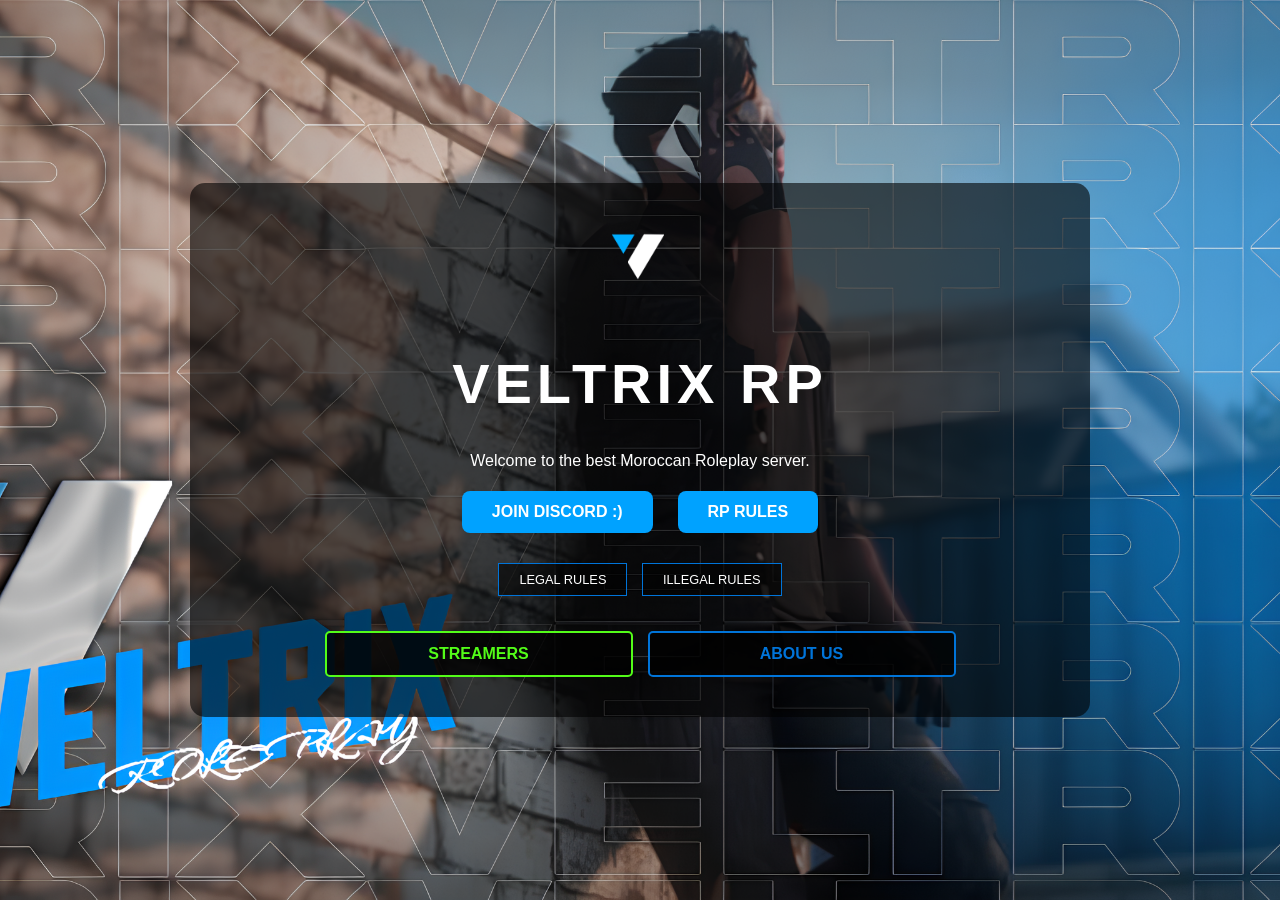
<file: index.html>
<!DOCTYPE html>
<html lang="fr">

<head>
    <meta name="viewport" content="width=device-width, initial-scale=1.0">
    <meta name="viewport" content="width=device-width, initial-scale=1.0">
    <meta charset="UTF-8">
    <meta name="viewport" content="width=device-width, initial-scale=1.0">

    <title>VELTRIX RP</title>

    <link rel="stylesheet" href="style.css">
</head>

<body>

<div class="header">
    <img src="assets/images/logo.png" class="logo">
    <h1>VELTRIX RP</h1>
    <p>Welcome to the best Moroccan Roleplay server.</p>
    
    <!-- Buttons Group 1 -->
    <div class="main-buttons">
        <a href="https://discord.gg/8ME7FpsrKQ" class="btn-discord">JOIN DISCORD :)</a>
        <a href="rules.html" class="btn-rules">RP RULES</a>
    </div>
    
    <!-- Buttons Group 2 -->
    <div class="secondary-buttons">
        <a href="legal.html" class="btn-sub">LEGAL RULES</a>
        <a href="illegal.html" class="btn-sub">ILLEGAL RULES</a>
    </div>

    <!-- Streamers & About Us -->
    <div class="extra-buttons">
        <a href="streamers.html" class="btn-streamer">STREAMERS</a>
        <a href="about.html" class="btn-about">ABOUT US</a>
    </div>
</div>

    <script src="script.js"></script>

</body>

</html>
</file>
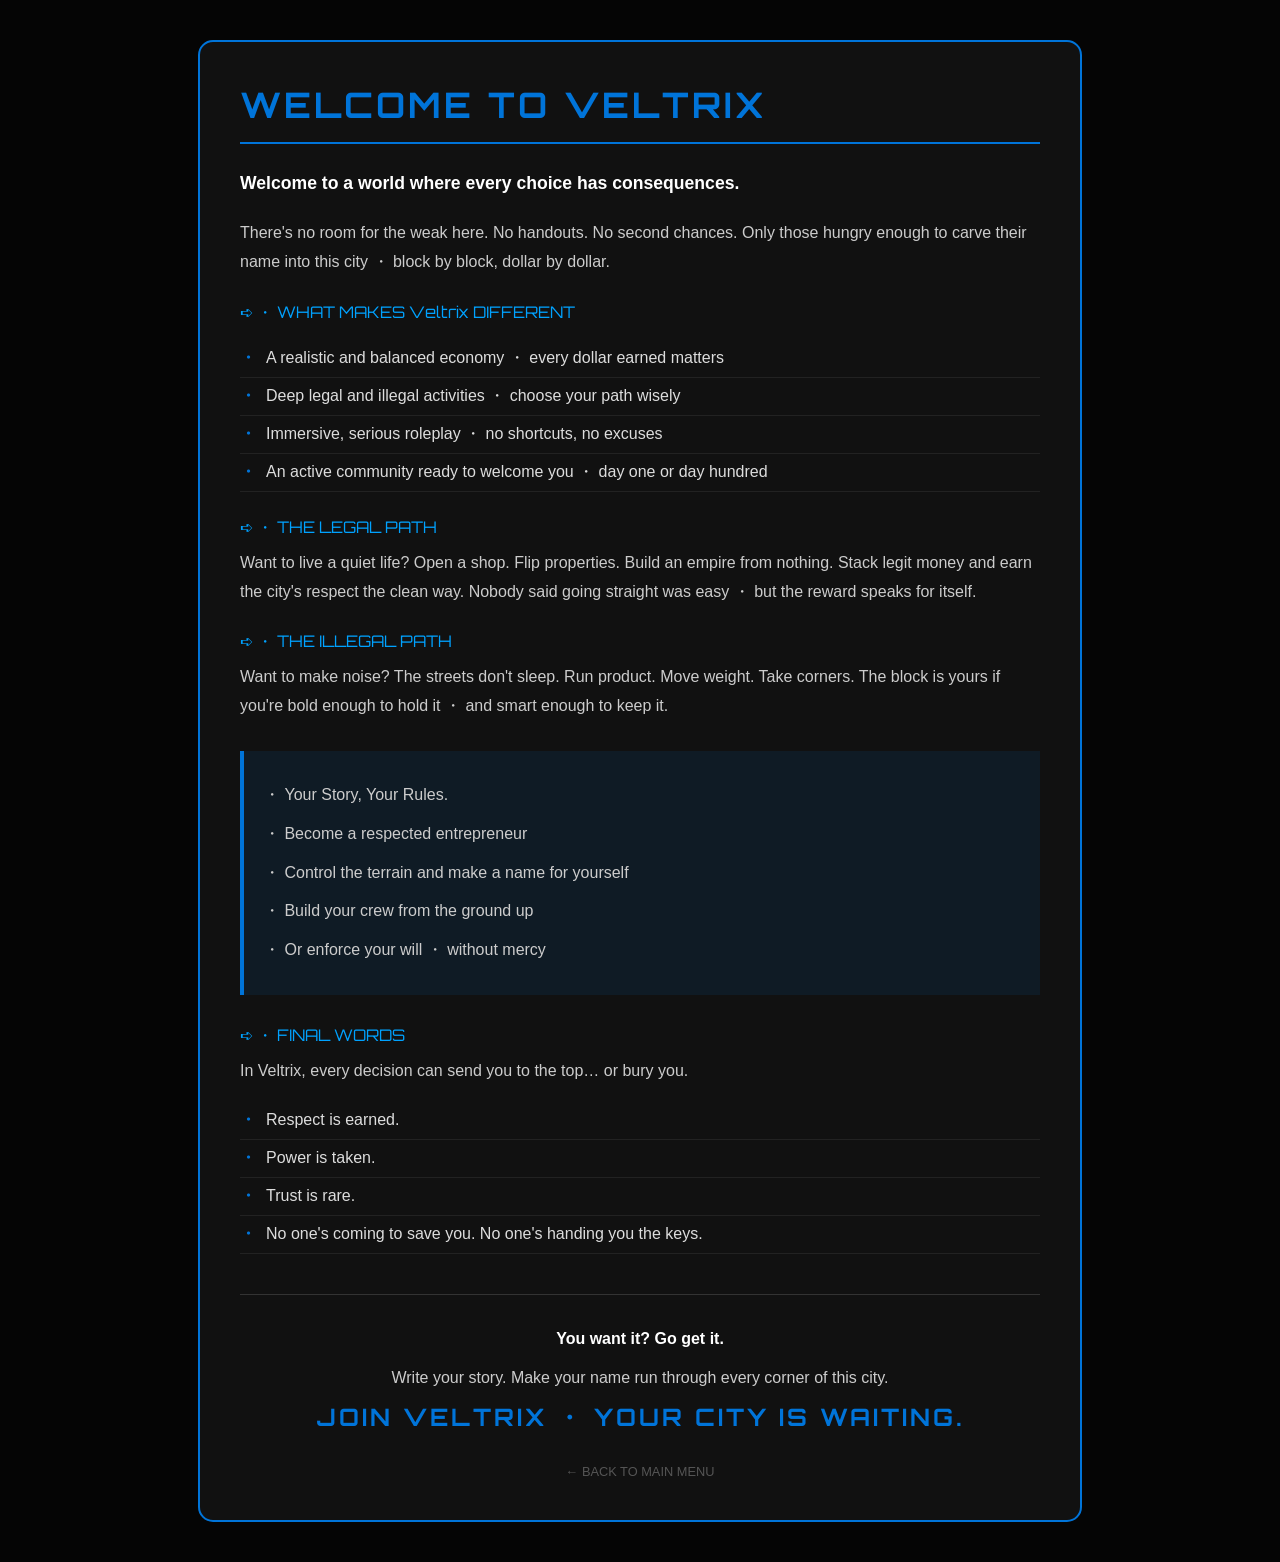
<file: about.html>
<!DOCTYPE html>
<html lang="en">
<head>
    <meta name="viewport" content="width=device-width, initial-scale=1.0">
    <meta charset="UTF-8">
    <title>About Veltrix RP</title>
    <style>
        /* Import l-font d l-gaming */
        @import url('https://fonts.googleapis.com/css2?family=Orbitron:wght@400;700&display=swap');

        body {
            background-color: #050505;
            color: white;
            font-family: 'Segoe UI', sans-serif;
            margin: 0;
            padding: 40px 20px;
            display: flex;
            justify-content: center;
        }

        .about-container {
            background: #111;
            border: 2px solid #0074d9; /* Theme zr9 nqi */
            border-radius: 15px;
            padding: 40px;
            max-width: 800px;
            width: 100%;
            box-shadow: none; /* Zero glow */
        }

        h1, h2 {
            font-family: 'Orbitron', sans-serif;
            color: #0074d9; /* Title zr9 */
            text-transform: uppercase;
            letter-spacing: 3px;
            text-shadow: none !important;
            margin-top: 30px;
        }

        h1 { font-size: 2.2rem; border-bottom: 2px solid #0074d9; padding-bottom: 15px; margin-top: 0; }
        
        .intro-text {
            font-size: 1.1rem;
            color: #fff;
            margin: 20px 0;
            font-weight: bold;
        }

        .section-title {
            display: flex;
            align-items: center;
            gap: 10px;
            color: #00a2ff;
            font-family: 'Orbitron', sans-serif;
            margin: 25px 0 10px 0;
        }

        p {
            line-height: 1.8;
            color: #ccc;
            margin: 10px 0;
        }

        ul {
            list-style: none;
            padding-left: 0;
        }

        li {
            padding: 8px 0;
            border-bottom: 1px solid #222;
            color: #ddd;
        }

        li::before {
            content: "・";
            color: #0074d9;
            margin-right: 10px;
            font-weight: bold;
        }

        .highlight-box {
            background: rgba(0, 116, 217, 0.1);
            padding: 20px;
            border-left: 4px solid #0074d9;
            margin: 30px 0;
        }

        .footer-call {
            text-align: center;
            margin-top: 40px;
            padding-top: 20px;
            border-top: 1px solid #333;
        }

        .back-btn {
            display: inline-block;
            margin-top: 20px;
            color: #555;
            text-decoration: none;
            font-size: 0.8rem;
            text-transform: uppercase;
            transition: 0.3s;
        }
        .back-btn:hover { color: #0074d9; }

    </style>
</head>
<body>

    <div class="about-container">
        <h1>WELCOME TO Veltrix</h1>
        
        <p class="intro-text">Welcome to a world where every choice has consequences.</p>
        
        <p>There's no room for the weak here. No handouts. No second chances. Only those hungry enough to carve their name into this city ・ block by block, dollar by dollar.</p>

        <div class="section-title">➪ ・ WHAT MAKES Veltrix DIFFERENT</div>
        <ul>
            <li>A realistic and balanced economy ・ every dollar earned matters</li>
            <li>Deep legal and illegal activities ・ choose your path wisely</li>
            <li>Immersive, serious roleplay ・ no shortcuts, no excuses</li>
            <li>An active community ready to welcome you ・ day one or day hundred</li>
        </ul>

        <div class="section-title">➪ ・ THE LEGAL PATH</div>
        <p>Want to live a quiet life? Open a shop. Flip properties. Build an empire from nothing. Stack legit money and earn the city's respect the clean way. Nobody said going straight was easy ・ but the reward speaks for itself.</p>

        <div class="section-title">➪ ・ THE ILLEGAL PATH</div>
        <p>Want to make noise? The streets don't sleep. Run product. Move weight. Take corners. The block is yours if you're bold enough to hold it ・ and smart enough to keep it.</p>

        <div class="highlight-box">
            <p>・ Your Story, Your Rules.</p>
            <p>・ Become a respected entrepreneur</p>
            <p>・ Control the terrain and make a name for yourself</p>
            <p>・ Build your crew from the ground up</p>
            <p>・ Or enforce your will ・ without mercy</p>
        </div>

        <div class="section-title">➪ ・ FINAL WORDS</div>
        <p>In Veltrix, every decision can send you to the top… or bury you.</p>
        <ul>
            <li>Respect is earned.</li>
            <li>Power is taken.</li>
            <li>Trust is rare.</li>
            <li>No one's coming to save you. No one's handing you the keys.</li>
        </ul>

        <div class="footer-call">
            <p style="font-weight: bold; color: white;">You want it? Go get it.</p>
            <p>Write your story. Make your name run through every corner of this city.</p>
            <h2 style="margin: 10px 0;">Join Veltrix ・ your city is waiting.</h2>
            <a href="index.html" class="back-btn">← Back to Main Menu</a>
        </div>
    </div>

</body>
</html>
</file>
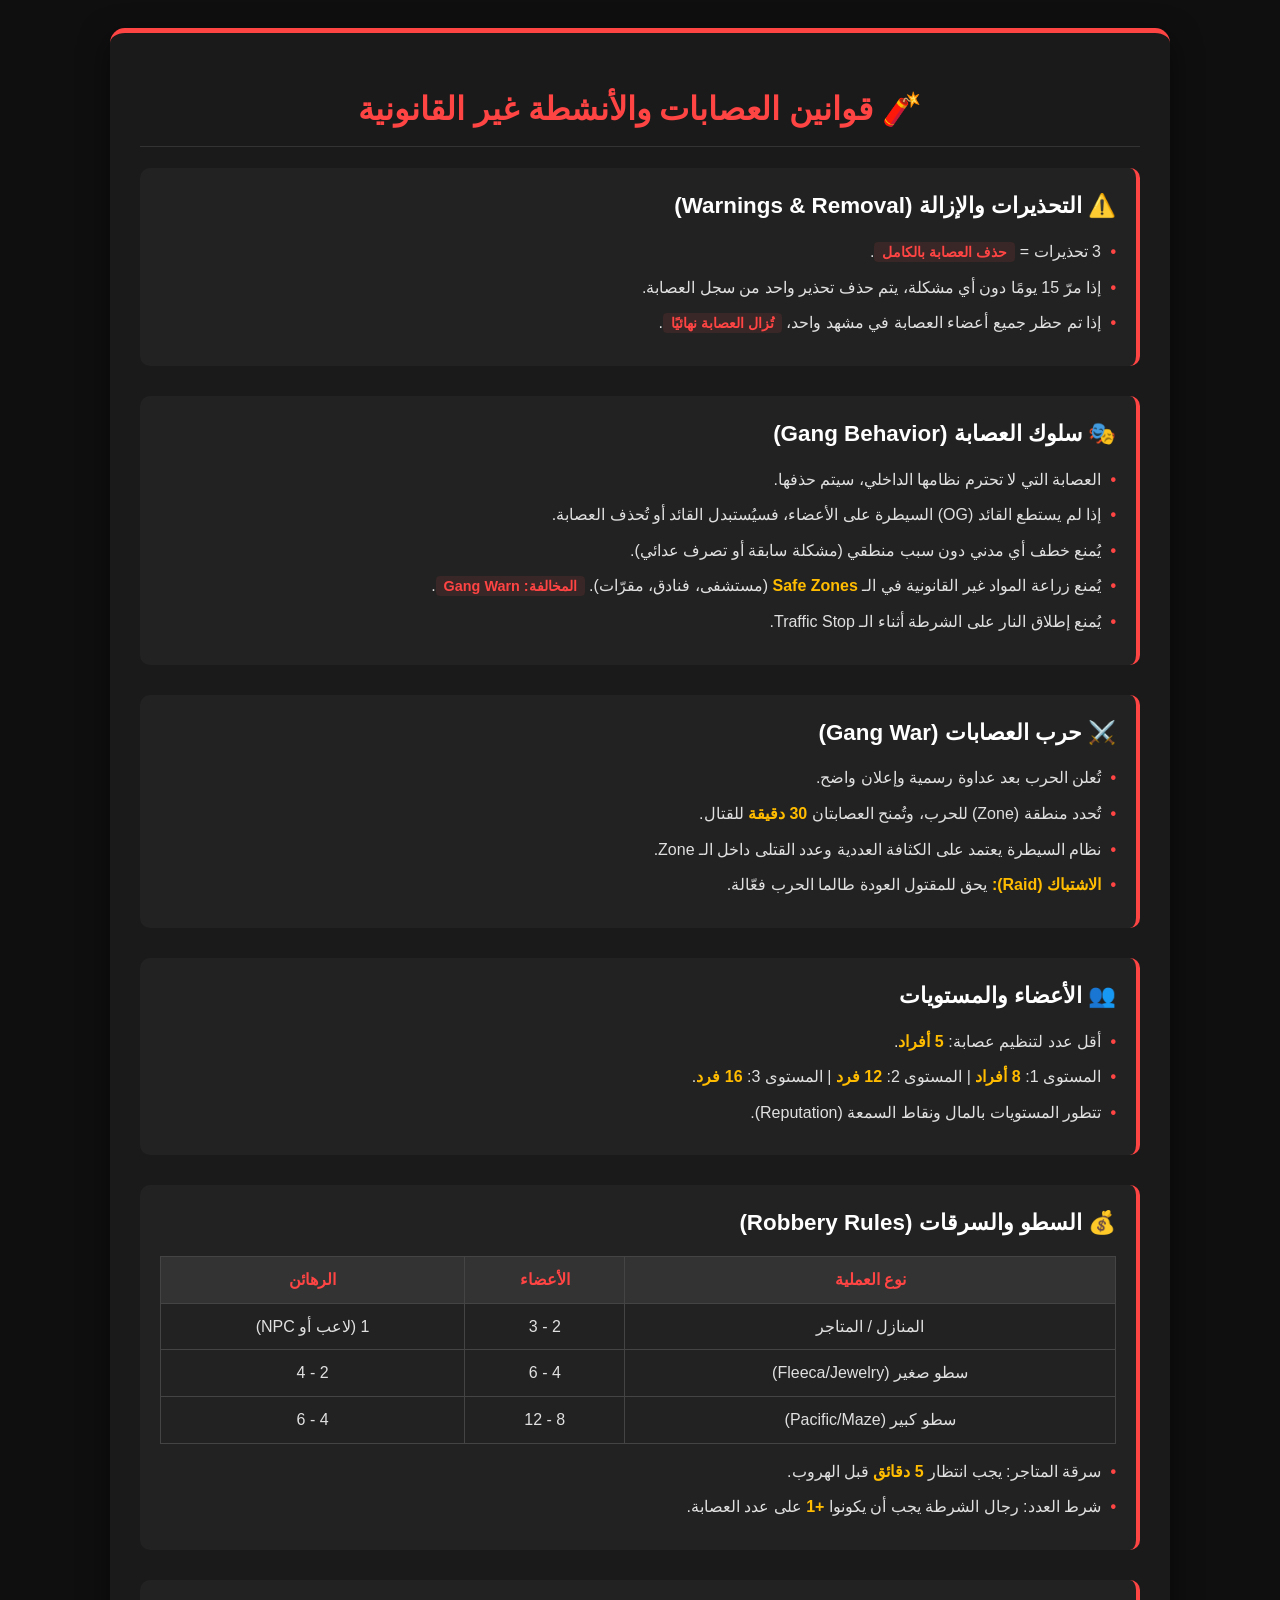
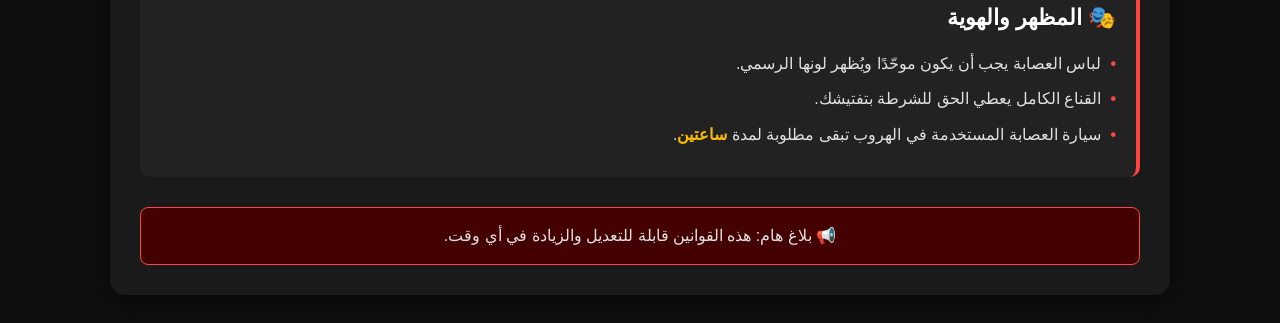
<file: illegal.html>
<!DOCTYPE html>
<html lang="ar" dir="rtl">
<head>
    <meta name="viewport" content="width=device-width, initial-scale=1.0">
    <meta charset="UTF-8">
    <title>Veltrix RP - Gang & Illegal Rules</title>
    <style>
        body { background-color: #0f0f0f; color: #e0e0e0; font-family: 'Segoe UI', Arial, sans-serif; line-height: 1.6; padding: 20px; }
        .container { max-width: 1000px; margin: auto; background: #1a1a1a; padding: 30px; border-radius: 15px; border-top: 5px solid #ff4444; box-shadow: 0 10px 30px rgba(0,0,0,0.5); }
        h1, h2 { color: #ff4444; text-align: center; text-transform: uppercase; border-bottom: 1px solid #333; padding-bottom: 10px; }
        .section { margin-bottom: 30px; background: #222; padding: 20px; border-radius: 10px; border-right: 4px solid #ff4444; }
        .section-title { font-size: 1.4rem; font-weight: bold; margin-bottom: 15px; display: block; color: #fff; }
        .rule-item { margin-bottom: 10px; padding-right: 15px; position: relative; }
        .rule-item::before { content: "•"; color: #ff4444; position: absolute; right: 0; font-weight: bold; }
        .highlight { color: #ffbc00; font-weight: bold; }
        .punishment { color: #ff4444; font-weight: bold; background: rgba(255, 68, 68, 0.1); padding: 2px 8px; border-radius: 4px; font-size: 0.9rem; }
        .table-robbery { width: 100%; border-collapse: collapse; margin-top: 10px; }
        .table-robbery th, .table-robbery td { border: 1px solid #444; padding: 10px; text-align: center; }
        .table-robbery th { background: #333; color: #ff4444; }
        .important-note { background: #440000; border: 1px solid #ff4444; padding: 15px; border-radius: 8px; text-align: center; margin-top: 20px; }
    </style>
</head>
<body>
    <div class="container">
        <h1>🧨 قوانين العصابات والأنشطة غير القانونية</h1>

        <!-- Warnings & Removal -->
        <div class="section">
            <span class="section-title">⚠️ التحذيرات والإزالة (Warnings & Removal)</span>
            <div class="rule-item">3 تحذيرات = <span class="punishment">حذف العصابة بالكامل</span>.</div>
            <div class="rule-item">إذا مرّ 15 يومًا دون أي مشكلة، يتم حذف تحذير واحد من سجل العصابة.</div>
            <div class="rule-item">إذا تم حظر جميع أعضاء العصابة في مشهد واحد، <span class="punishment">تُزال العصابة نهائيًا</span>.</div>
        </div>

        <!-- Gang Behavior -->
        <div class="section">
            <span class="section-title">🎭 سلوك العصابة (Gang Behavior)</span>
            <div class="rule-item">العصابة التي لا تحترم نظامها الداخلي، سيتم حذفها.</div>
            <div class="rule-item">إذا لم يستطع القائد (OG) السيطرة على الأعضاء، فسيُستبدل القائد أو تُحذف العصابة.</div>
            <div class="rule-item">يُمنع خطف أي مدني دون سبب منطقي (مشكلة سابقة أو تصرف عدائي).</div>
            <div class="rule-item">يُمنع زراعة المواد غير القانونية في الـ <span class="highlight">Safe Zones</span> (مستشفى، فنادق، مقرّات). <span class="punishment">المخالفة: Gang Warn</span>.</div>
            <div class="rule-item">يُمنع إطلاق النار على الشرطة أثناء الـ Traffic Stop.</div>
        </div>

        <!-- Gang War -->
        <div class="section">
            <span class="section-title">⚔️ حرب العصابات (Gang War)</span>
            <div class="rule-item">تُعلن الحرب بعد عداوة رسمية وإعلان واضح.</div>
            <div class="rule-item">تُحدد منطقة (Zone) للحرب، وتُمنح العصابتان <span class="highlight">30 دقيقة</span> للقتال.</div>
            <div class="rule-item">نظام السيطرة يعتمد على الكثافة العددية وعدد القتلى داخل الـ Zone.</div>
            <div class="rule-item"><span class="highlight">الاشتباك (Raid):</span> يحق للمقتول العودة طالما الحرب فعّالة.</div>
        </div>

        <!-- Gang Members & Levels -->
        <div class="section">
            <span class="section-title">👥 الأعضاء والمستويات</span>
            <div class="rule-item">أقل عدد لتنظيم عصابة: <span class="highlight">5 أفراد</span>.</div>
            <div class="rule-item">المستوى 1: <span class="highlight">8 أفراد</span> | المستوى 2: <span class="highlight">12 فرد</span> | المستوى 3: <span class="highlight">16 فرد</span>.</div>
            <div class="rule-item">تتطور المستويات بالمال ونقاط السمعة (Reputation).</div>
        </div>

        <!-- Robbery Rules -->
        <div class="section">
            <span class="section-title">💰 السطو والسرقات (Robbery Rules)</span>
            <table class="table-robbery">
                <tr>
                    <th>نوع العملية</th>
                    <th>الأعضاء</th>
                    <th>الرهائن</th>
                </tr>
                <tr>
                    <td>المنازل / المتاجر</td>
                    <td>2 - 3</td>
                    <td>1 (لاعب أو NPC)</td>
                </tr>
                <tr>
                    <td>سطو صغير (Fleeca/Jewelry)</td>
                    <td>4 - 6</td>
                    <td>2 - 4</td>
                </tr>
                <tr>
                    <td>سطو كبير (Pacific/Maze)</td>
                    <td>8 - 12</td>
                    <td>4 - 6</td>
                </tr>
            </table>
            <div class="rule-item" style="margin-top:15px;">سرقة المتاجر: يجب انتظار <span class="highlight">5 دقائق</span> قبل الهروب.</div>
            <div class="rule-item">شرط العدد: رجال الشرطة يجب أن يكونوا <span class="highlight">+1</span> على عدد العصابة.</div>
        </div>

        <!-- Identity -->
        <div class="section">
            <span class="section-title">🎭 المظهر والهوية</span>
            <div class="rule-item">لباس العصابة يجب أن يكون موحّدًا ويُظهر لونها الرسمي.</div>
            <div class="rule-item">القناع الكامل يعطي الحق للشرطة بتفتيشك.</div>
            <div class="rule-item">سيارة العصابة المستخدمة في الهروب تبقى مطلوبة لمدة <span class="highlight">ساعتين</span>.</div>
        </div>

        <div class="important-note">
            📢 بلاغ هام: هذه القوانين قابلة للتعديل والزيادة في أي وقت.
        </div>
    </div>
</body>
</html>
</file>
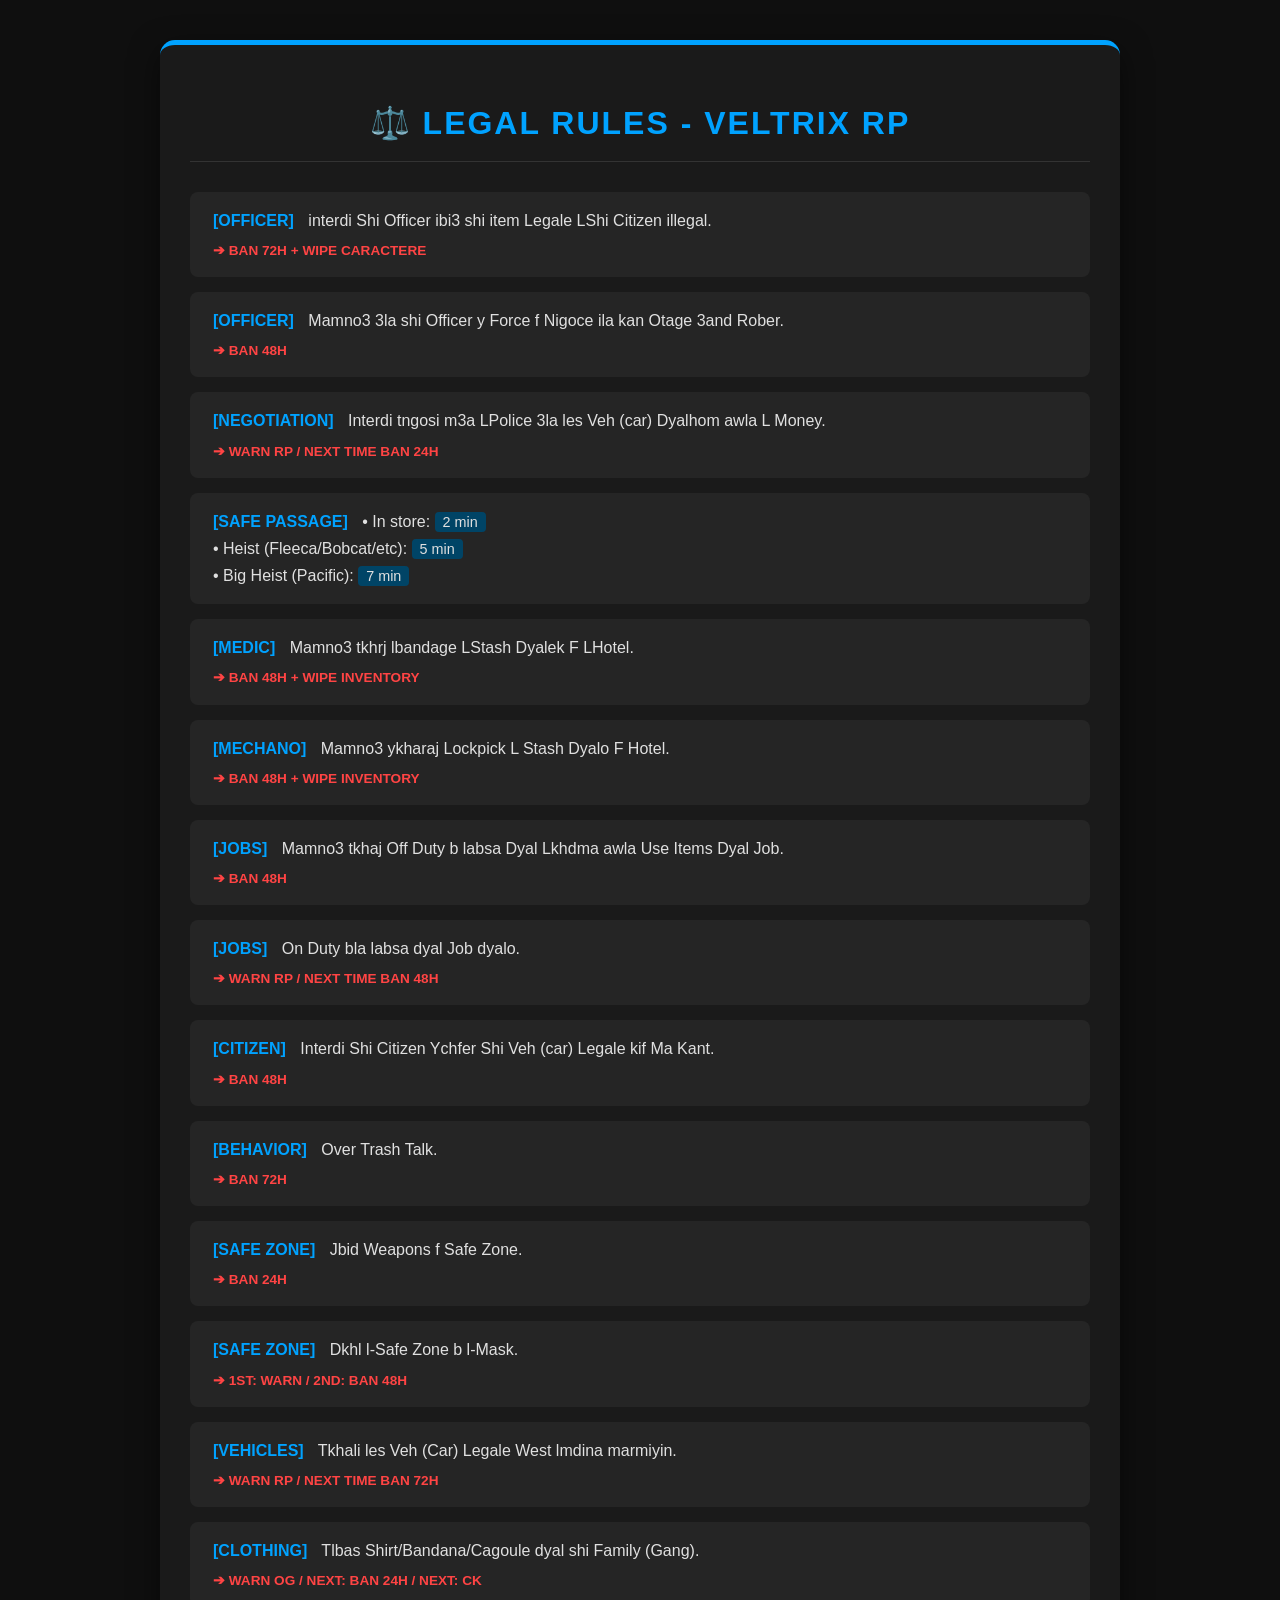
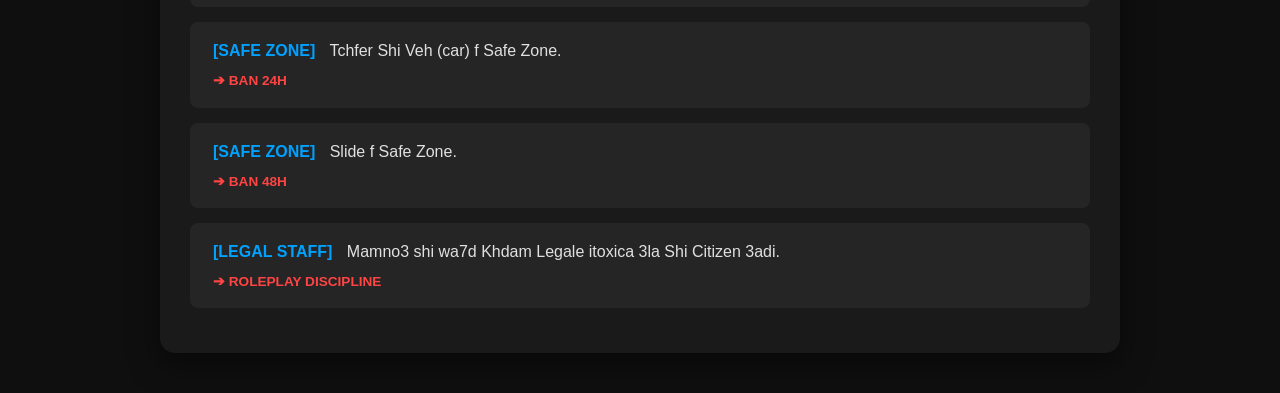
<file: legal.html>
<!DOCTYPE html>
<html lang="ar">
<head>
    <meta name="viewport" content="width=device-width, initial-scale=1.0">
    <meta charset="UTF-8">
    <title>Veltrix RP - Legal Rules</title>
    <style>
        body { 
            background-color: #0f0f0f; 
            color: #e0e0e0; 
            font-family: 'Segoe UI', Tahoma, Geneva, Verdana, sans-serif; 
            line-height: 1.7; 
            padding: 40px; 
            margin: 0;
        }
        .container { 
            max-width: 900px; 
            margin: auto; 
            background: #1a1a1a; 
            padding: 30px; 
            border-radius: 15px; 
            border-top: 5px solid #00a2ff;
            box-shadow: 0 10px 30px rgba(0,0,0,0.5);
        }
        h1 { 
            color: #00a2ff; 
            text-align: center; 
            text-transform: uppercase;
            letter-spacing: 2px;
            margin-bottom: 30px;
            border-bottom: 1px solid #333;
            padding-bottom: 10px;
        }
        .rule-card { 
            background: #252525;
            margin-bottom: 15px; 
            padding: 15px 20px;
            border-radius: 8px;
            transition: 0.3s;
            border-left: 3px solid transparent;
        }
        .rule-card:hover {
            border-left: 3px solid #00a2ff;
            background: #2a2a2a;
            transform: translateX(5px);
        }
        .punishment {
            color: #ff4444;
            font-weight: bold;
            text-transform: uppercase;
            font-size: 0.85rem;
            display: block;
            margin-top: 5px;
        }
        .category {
            color: #00a2ff;
            font-weight: bold;
            margin-right: 10px;
        }
        .safe-passage {
            background: #004466;
            padding: 2px 8px;
            border-radius: 4px;
            font-size: 0.9rem;
        }
    </style>
</head>
<body>
    <div class="container">
        <h1>⚖️ Legal Rules - Veltrix RP</h1>

        <div class="rule-card">
            <span class="category">[OFFICER]</span> interdi Shi Officer ibi3 shi item Legale LShi Citizen illegal.
            <span class="punishment">➔ BAN 72H + WIPE CARACTERE</span>
        </div>

        <div class="rule-card">
            <span class="category">[OFFICER]</span> Mamno3 3la shi Officer y Force f Nigoce ila kan Otage 3and Rober.
            <span class="punishment">➔ BAN 48H</span>
        </div>

        <div class="rule-card">
            <span class="category">[NEGOTIATION]</span> Interdi tngosi m3a LPolice 3la les Veh (car) Dyalhom awla L Money.
            <span class="punishment">➔ WARN RP / NEXT TIME BAN 24H</span>
        </div>

        <div class="rule-card">
            <span class="category">[SAFE PASSAGE]</span> 
            • In store: <span class="safe-passage">2 min</span> <br>
            • Heist (Fleeca/Bobcat/etc): <span class="safe-passage">5 min</span> <br>
            • Big Heist (Pacific): <span class="safe-passage">7 min</span>
        </div>

        <div class="rule-card">
            <span class="category">[MEDIC]</span> Mamno3 tkhrj lbandage LStash Dyalek F LHotel.
            <span class="punishment">➔ BAN 48H + WIPE INVENTORY</span>
        </div>

        <div class="rule-card">
            <span class="category">[MECHANO]</span> Mamno3 ykharaj Lockpick L Stash Dyalo F Hotel.
            <span class="punishment">➔ BAN 48H + WIPE INVENTORY</span>
        </div>

        <div class="rule-card">
            <span class="category">[JOBS]</span> Mamno3 tkhaj Off Duty b labsa Dyal Lkhdma awla Use Items Dyal Job.
            <span class="punishment">➔ BAN 48H</span>
        </div>

        <div class="rule-card">
            <span class="category">[JOBS]</span> On Duty bla labsa dyal Job dyalo.
            <span class="punishment">➔ WARN RP / NEXT TIME BAN 48H</span>
        </div>

        <div class="rule-card">
            <span class="category">[CITIZEN]</span> Interdi Shi Citizen Ychfer Shi Veh (car) Legale kif Ma Kant.
            <span class="punishment">➔ BAN 48H</span>
        </div>

        <div class="rule-card">
            <span class="category">[BEHAVIOR]</span> Over Trash Talk.
            <span class="punishment">➔ BAN 72H</span>
        </div>

        <div class="rule-card">
            <span class="category">[SAFE ZONE]</span> Jbid Weapons f Safe Zone.
            <span class="punishment">➔ BAN 24H</span>
        </div>

        <div class="rule-card">
            <span class="category">[SAFE ZONE]</span> Dkhl l-Safe Zone b l-Mask.
            <span class="punishment">➔ 1st: WARN / 2nd: BAN 48H</span>
        </div>

        <div class="rule-card">
            <span class="category">[VEHICLES]</span> Tkhali les Veh (Car) Legale West lmdina marmiyin.
            <span class="punishment">➔ WARN RP / NEXT TIME BAN 72H</span>
        </div>

        <div class="rule-card">
            <span class="category">[CLOTHING]</span> Tlbas Shirt/Bandana/Cagoule dyal shi Family (Gang).
            <span class="punishment">➔ WARN OG / NEXT: BAN 24H / NEXT: CK</span>
        </div>

        <div class="rule-card">
            <span class="category">[SAFE ZONE]</span> Tchfer Shi Veh (car) f Safe Zone.
            <span class="punishment">➔ BAN 24H</span>
        </div>

        <div class="rule-card">
            <span class="category">[SAFE ZONE]</span> Slide f Safe Zone.
            <span class="punishment">➔ BAN 48H</span>
        </div>

        <div class="rule-card">
            <span class="category">[LEGAL STAFF]</span> Mamno3 shi wa7d Khdam Legale itoxica 3la Shi Citizen 3adi.
            <span class="punishment">➔ ROLEPLAY DISCIPLINE</span>
        </div>

    </div>
</body>
</html>
</file>
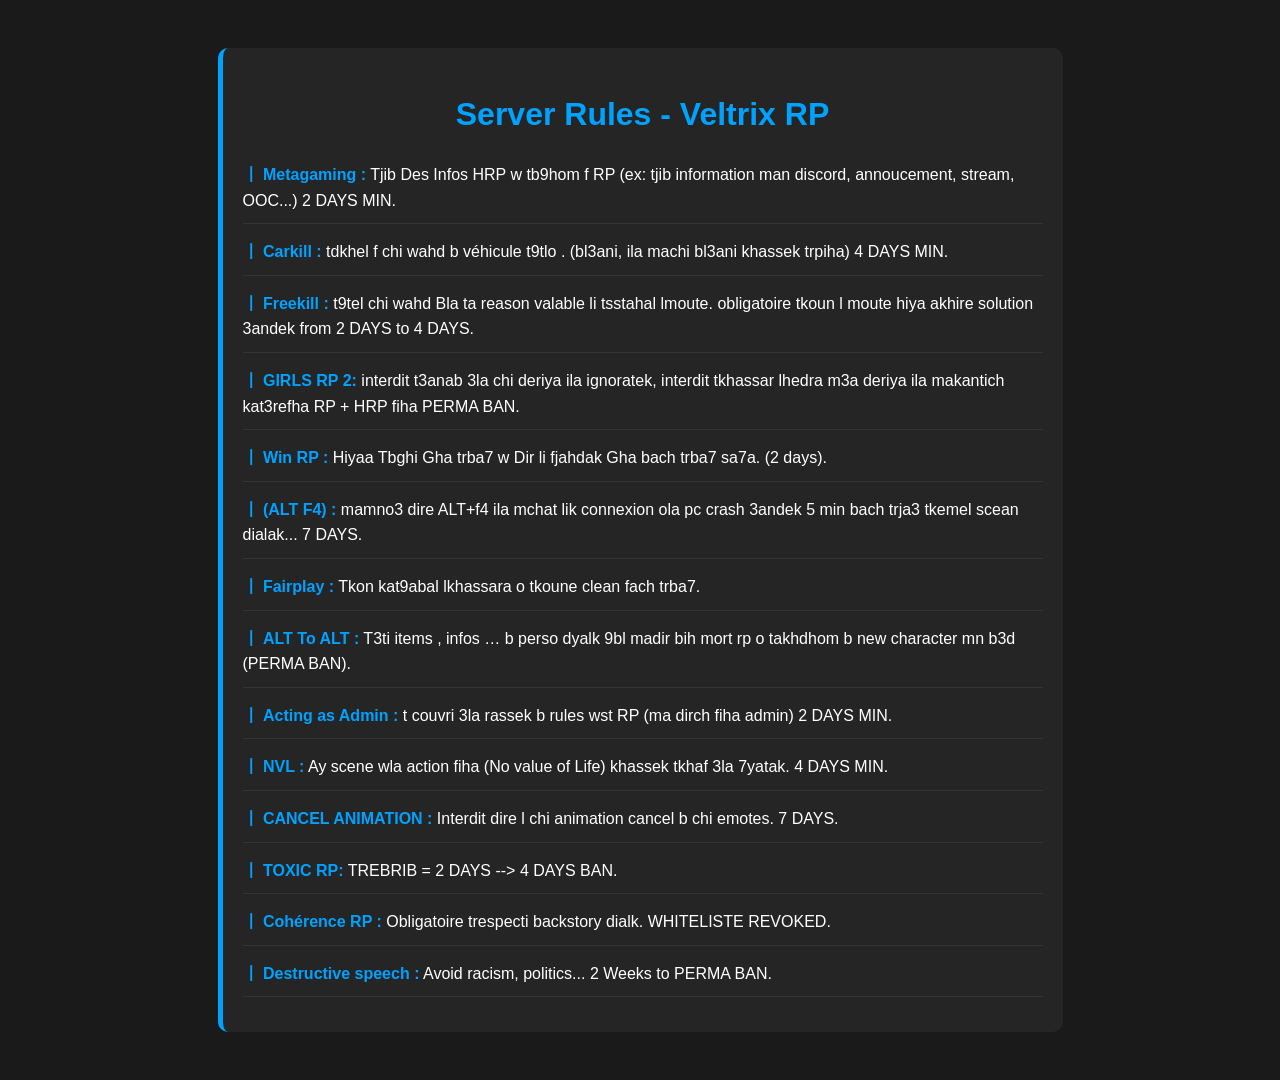
<file: rules.html>
<!DOCTYPE html>
<html lang="ar">
<head>
    <meta name="viewport" content="width=device-width, initial-scale=1.0">
    
    <meta charset="UTF-8">
    <title>Veltrix RP - Rules</title>
    <style>
        body { background-color: #1a1a1a; color: white; font-family: Arial, sans-serif; line-height: 1.6; padding: 40px; }
        .container { max-width: 800px; margin: auto; background: #252525; padding: 20px; border-radius: 10px; border-left: 5px solid #00a2ff; }
        h1 { color: #00a2ff; text-align: center; }
        .rule { margin-bottom: 15px; border-bottom: 1px solid #333; padding-bottom: 10px; }
        .rule-title { font-weight: bold; color: #00a2ff; }
    </style>
</head>
<body>
    <div class="container">
        <h1>Server Rules - Veltrix RP</h1>
        <div class="rule"><span class="rule-title">〡 Metagaming :</span> Tjib Des Infos HRP w tb9hom f RP (ex: tjib information man discord, annoucement, stream, OOC...) 2 DAYS MIN.</div>
        <div class="rule"><span class="rule-title">〡 Carkill :</span> tdkhel f chi wahd b véhicule t9tlo . (bl3ani, ila machi bl3ani khassek trpiha) 4 DAYS MIN.</div>
        <div class="rule"><span class="rule-title">〡 Freekill :</span> t9tel chi wahd Bla ta reason valable li tsstahal lmoute. obligatoire tkoun l moute hiya akhire solution 3andek from 2 DAYS to 4 DAYS.</div>
        <div class="rule"><span class="rule-title">〡 GIRLS RP 2:</span> interdit t3anab 3la chi deriya ila ignoratek, interdit tkhassar lhedra m3a deriya ila makantich kat3refha RP + HRP fiha PERMA BAN.</div>
        <div class="rule"><span class="rule-title">〡 Win RP :</span> Hiyaa Tbghi Gha trba7 w Dir li fjahdak Gha bach trba7 sa7a. (2 days).</div>
        <div class="rule"><span class="rule-title">〡 (ALT F4) :</span> mamno3 dire ALT+f4 ila mchat lik connexion ola pc crash 3andek 5 min bach trja3 tkemel scean dialak... 7 DAYS.</div>
        <div class="rule"><span class="rule-title">〡 Fairplay :</span> Tkon kat9abal lkhassara o tkoune clean fach trba7.</div>
        <div class="rule"><span class="rule-title">〡 ALT To ALT :</span> T3ti items , infos … b perso dyalk 9bl madir bih mort rp o takhdhom b new character mn b3d (PERMA BAN).</div>
        <div class="rule"><span class="rule-title">〡 Acting as Admin :</span> t couvri 3la rassek b rules wst RP (ma dirch fiha admin) 2 DAYS MIN.</div>
        <div class="rule"><span class="rule-title">〡 NVL :</span> Ay scene wla action fiha (No value of Life) khassek tkhaf 3la 7yatak. 4 DAYS MIN.</div>
        <div class="rule"><span class="rule-title">〡 CANCEL ANIMATION :</span> Interdit dire l chi animation cancel b chi emotes. 7 DAYS.</div>
        <div class="rule"><span class="rule-title">〡 TOXIC RP:</span> TREBRIB = 2 DAYS --> 4 DAYS BAN.</div>
        <div class="rule"><span class="rule-title">〡 Cohérence RP :</span> Obligatoire trespecti backstory dialk. WHITELISTE REVOKED.</div>
        <div class="rule"><span class="rule-title">〡 Destructive speech :</span> Avoid racism, politics... 2 Weeks to PERMA BAN.</div>
    </div>
</body>
</html>
</file>
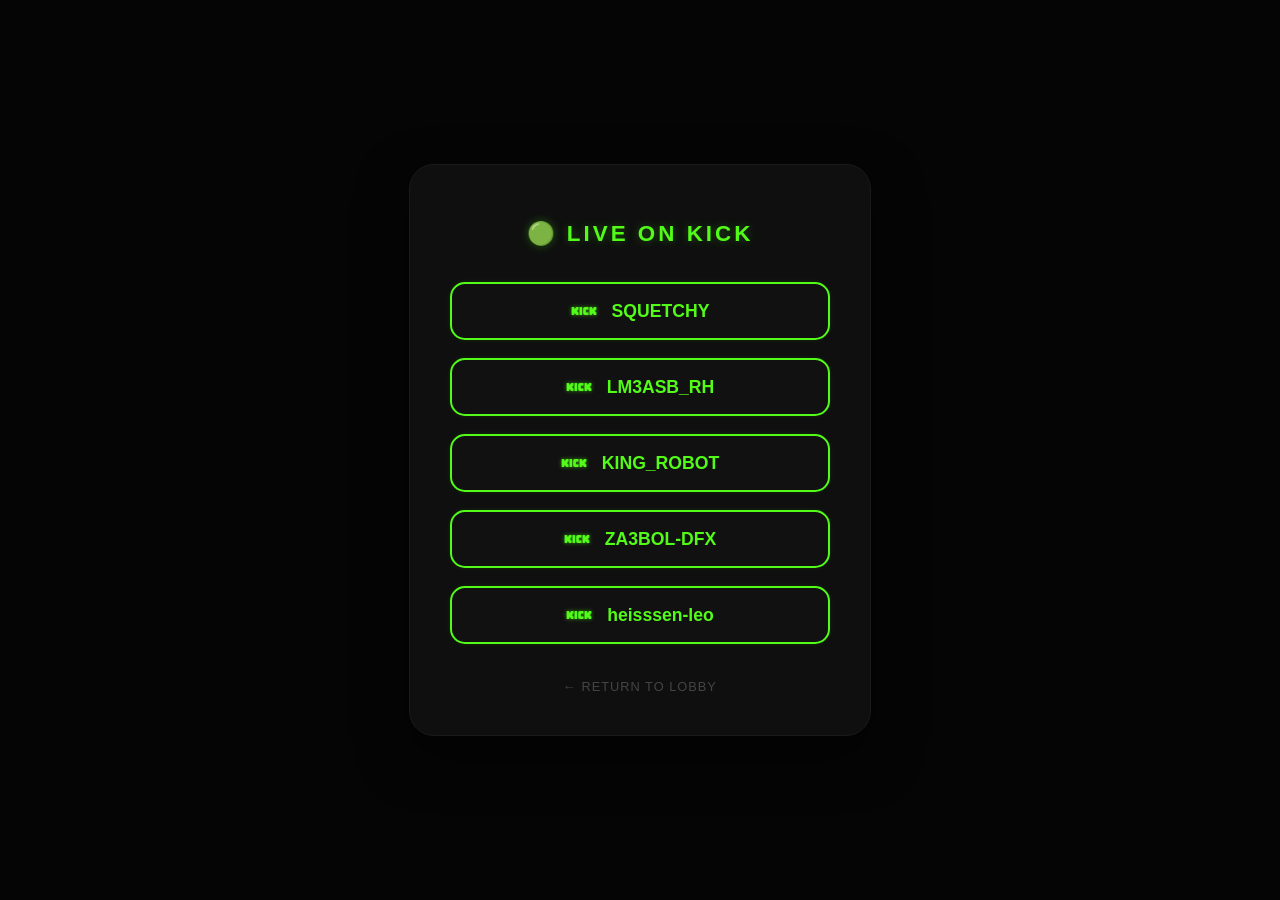
<file: streamers.html>
<!DOCTYPE html>
<html lang="en">
<head>
    <meta name="viewport" content="width=device-width, initial-scale=1.0">
    <meta charset="UTF-8">
    <title>Veltrix RP - Streamers</title>
    <style>
        body { 
            background-color: #050505; /* K7el ghameq bzaf */
            color: white; 
            font-family: 'Segoe UI', Tahoma, Geneva, Verdana, sans-serif; 
            display: flex; 
            justify-content: center; 
            align-items: center; 
            height: 100vh; 
            margin: 0;
        }
        .container { 
            text-align: center; 
            background: #0f0f0f; /* K7el khfif chwiya bach ibane l-farq */
            padding: 40px; 
            border-radius: 25px; 
            border: 1px solid #1a1a1a;
            box-shadow: 0 20px 50px rgba(0,0,0,0.5);
            width: 380px;
        }
        h1 { 
            color: #53fc18; 
            margin-bottom: 35px; 
            font-size: 1.4rem; 
            text-transform: uppercase;
            letter-spacing: 3px;
            text-shadow: 0 0 10px rgba(83, 252, 24, 0.3);
        }
        .streamer-list { display: flex; flex-direction: column; gap: 18px; }
        
        .kick-btn {
            background-color: #111; /* Background d l-button k7el */
            color: #53fc18; /* L-ktba khdra */
            text-decoration: none;
            padding: 14px 25px;
            font-weight: 800;
            border-radius: 15px;
            font-size: 1.1rem;
            transition: 0.4s cubic-bezier(0.175, 0.885, 0.32, 1.275);
            display: flex;
            align-items: center;
            justify-content: center;
            gap: 15px;
            border: 2px solid #53fc18; /* Itar khdar neon */
            box-shadow: 0 0 5px rgba(83, 252, 24, 0.1);
        }

        .kick-btn img {
            width: 26px;
            height: 26px;
            object-fit: contain;
            /* Had l-filter kikhali l-logo d kick dima mcha3el */
            filter: drop-shadow(0 0 2px rgba(83, 252, 24, 0.5));
        }

        .kick-btn:hover {
            transform: scale(1.03);
            background-color: #53fc18; /* Reja3 khdar f hover */
            color: #000; /* L-ktba treja3 k7la */
            box-shadow: 0 0 25px rgba(83, 252, 24, 0.5);
        }

        .back-link {
            margin-top: 35px;
            display: inline-block;
            color: #444;
            text-decoration: none;
            font-size: 0.8rem;
            text-transform: uppercase;
            letter-spacing: 1px;
            transition: 0.3s;
        }
        .back-link:hover { 
            color: #53fc18;
            text-shadow: 0 0 5px #53fc18;
        }
    </style>
</head>
<body>
  <div class="container">
        <h1>🟢 LIVE ON KICK</h1>
        <div class="streamer-list">
            <a href="https://kick.com/squetchy" target="_blank" class="kick-btn">
                <img src="assets/kick.png" alt="Kick"> SQUETCHY
            </a>
            <a href="https://kick.com/LM3ASB-RH" target="_blank" class="kick-btn">
                <img src="assets/kick.png" alt="Kick"> LM3ASB_RH
            </a>
            <a href="https://kick.com/KING_ROBOT" target="_blank" class="kick-btn">
                <img src="assets/kick.png" alt="Kick"> KING_ROBOT
            </a>
            <a href="https://kick.com/za3bol-dfx" target="_blank" class="kick-btn">
                <img src="assets/kick.png" alt="Kick"> ZA3BOL-DFX
            </a>
           <a href="https://kick.com/heisssen-leo" target="_blank" class="kick-btn">
                <img src="assets/kick.png" alt="Kick"> heisssen-leo
            </a>
        </div>
        <!-- Khlliha wast l-container bach t-bqa m-centrer m3ah -->
        <a href="index.html" class="back-link">← Return to Lobby</a>
    </div>
</body>
</html>
</file>
<file: style.css>
@import url('https://fonts.googleapis.com/css2?family=Antonio:wght@600&family=Roboto+Mono:wght@400;600&family=Roboto:wght@100;300;400;500;700&display=swap%22');
body{
    margin: 0;
    padding: 0;
    font-family: Arial, sans-serif;
    background: linear-gradient(to bottom, #001F3F, #0074D9);
    background-image: url("assets/images/bg.png");
    background-size: cover;
    background-position: center;
    background-repeat: no-repeat;
    height: 100vh;
    display: flex;
    justify-content: center;
    align-items: center;
    color: white;
    text-align: center;
}

header{
    background: rgba(0,0,0,0.45);
    padding: 40px;
    border-radius: 20px;
    backdrop-filter: blur(5px);
}

.logo{
    width: 140px;
    margin-bottom: 20px;
}

header h1 {
    font-family: 'Orbitron', sans-serif; /* Font jdid nqi */
    font-size: 70px;
    margin-bottom: 10px;
    color: white;
    text-transform: uppercase;
    letter-spacing: 8px; /* Bach t-ban m-fina mzyan */
    
    /* Hna 7iydna l-glow f marra */
    text-shadow: none !important; 
}


header p{
    font-size: 22px;
    margin-bottom: 30px;
    color: #d9ecff;
}

.btn{
    padding: 15px 35px;
    background: #00aeff;
    color: white;
    text-decoration: none;
    border-radius: 12px;
    transition: 0.3s;
    font-size: 18px;
    font-weight: bold;
    box-shadow: 0 0 15px #00aeff;
}

.btn:hover{
    background: white;
    color: #0074D9;
    transform: scale(1.05);
}


.extra-buttons {
    display: flex;
    justify-content: center; /* hada hiya l-mohimma bach ijiw f centre */
    gap: 15px;
    margin-top: 20px;
}

.secondary-btn {
    background-color: rgba(0, 0, 0, 0.5); /* lon d l-khlafya d l-button */
    border: 1px solid #00a2ff;
    color: white;
    font-size: 0.8rem;
    padding: 8px 20px;
    border-radius: 15px; /* bach ijiw m-dowrin kif f s-sora */
    text-decoration: none;
    transition: 0.3s;
}

.secondary-btn:hover {
    background-color: #00a2ff;
    color: white;
    box-shadow: 0 0 10px #00a2ff; /* dak l-glow li bayn f s-sora */
}

.streamer-container {
    display: flex;
    justify-content: center; /* Bach i-ji f l-centre niachan */
    margin-top: 15px; /* Bach may-ls9ch f dok l-buttons d rules */
}

.streamer-btn {
    background-color: #53fc18; /* Lon d Kick l-asli */
    color: black; /* L-ktba t-ji b l-k7al bach t-ban mzyan */
    font-weight: bold;
    border-radius: 20px;
    padding: 8px 30px;
    text-decoration: none;
    box-shadow: 0 0 15px rgba(83, 252, 24, 0.6); /* Glow khdar */
    transition: 0.3s;
}

.streamer-btn:hover {
    background-color: #45d613;
    transform: scale(1.05); /* I-tkbar chwiya melli t-7et 3lih l-mouse */
    box-shadow: 0 0 25px rgba(83, 252, 24, 0.9);
}

.kick-btn {
            background-color: #1a1a1a; /* Background k-7el l-buttons blast l-khdar */
            color: #53fc18; /* L-ktba hiya li ghadi t-koun khdra */
            text-decoration: none;
            padding: 12px 20px;
            font-weight: 800;
            border-radius: 12px;
            font-size: 1.1rem;
            transition: 0.3s;
            display: flex;
            align-items: center;
            justify-content: center;
            gap: 12px;
            border: 2px solid #53fc18; /* Itar khdar da7ik */
            box-shadow: inset 0 0 10px rgba(83, 252, 24, 0.1); /* Glow dakhili sghir */
        }

        .kick-btn img {
            width: 24px;
            height: 24px;
            object-fit: contain;
            filter: drop-shadow(0 0 5px rgba(83, 252, 24, 0.5)); /* Glow wra l-logo d kick */
        }

        .kick-btn:hover {
            transform: translateY(-3px);
            background-color: #53fc18; /* Melli t-7et mouse i-reja3 kamel khdar */
            color: black; /* O l-ktba t-reja3 k-7la */
            box-shadow: 0 5px 20px rgba(83, 252, 24, 0.6);
        }

        .container { 
            text-align: center; 
            background: #0f0f0f; 
            padding: 30px; /* Qllelna chwiya l-padding bach n-rbe7o l-m-ssafa */
            border-radius: 25px; 
            border: 1px solid #1a1a1a;
            box-shadow: 0 20px 50px rgba(0,0,0,0.5);
            width: 380px;
            display: flex;
            flex-direction: column;
            align-items: center;
        }

        .streamer-list { 
            display: flex; 
            flex-direction: column; 
            gap: 12px; /* Qllelna l-farq bin l-buttons bach i-jme3hom */
            width: 100%;
        }

        .back-link {
            margin-top: 25px;
            display: block; /* Rejja3nah block bach i-ji wast l-container awla ta7to */
            color: #444;
            text-decoration: none;
            font-size: 0.8rem;
            text-transform: uppercase;
            letter-spacing: 1px;
            transition: 0.3s;
            width: 100%; /* Bach i-ji m-centrer niachan */
        }
        h1 {
    font-family: 'Orbitron', sans-serif; /* Font dyal l-gaming professional */
    font-size: 3rem;
    color: white; /* Lon 3adi nqi */
    text-transform: uppercase;
    letter-spacing: 5px;
    margin-bottom: 20px;
    
    /* Hna 7iydna l-glow (text-shadow) li kan kiy-ch3el */
    text-shadow: none; 
    
    /* Ila bghiti t-zid liha wa7ed l-massa khfifa bach t-ban 3d (optionnel) */
    /* text-shadow: 2px 2px 4px rgba(0,0,0,0.5); */
}

/* About Us Box - Styled b7al l-buttons */
.about-us-box {
    margin-top: 25px;
    background-color: #111111; /* Nefs l-background d l-buttons */
    border: 1px solid #53fc18; /* Itar khdar kif l-buttons */
    border-radius: 12px; /* Nefs l-garrsa d l-buttons */
    padding: 20px;
    width: 100%; /* Bach i-ji f l-3ard d l-container */
    box-sizing: border-box;
    text-align: left; /* Bach t-koun l-9raya sahla */
    transition: 0.3s;
}

/* Ila bghiti t-zad wa7ed l-animation sghira f l-hover b7al l-buttons */
.about-us-box:hover {
    border-color: white;
}

.about-us-box h2 {
    font-family: 'Orbitron', sans-serif;
    font-size: 1rem;
    color: white;
    margin-top: 0;
    margin-bottom: 10px;
    letter-spacing: 2px;
    text-transform: uppercase;
    text-shadow: none !important; /* Glow dima m-7iyd */
}

.about-us-box p {
    font-family: 'Segoe UI', sans-serif;
    font-size: 0.85rem;
    color: #cccccc;
    line-height: 1.6;
    margin: 0;
}

/* Button About Us - Theme Zr9 */
.about-btn {
    display: inline-block;
    margin-top: 15px;
    background-color: #0074d9; /* Lon zr9 nqi */
    color: white;
    padding: 12px 30px;
    text-decoration: none;
    font-family: 'Orbitron', sans-serif; /* L-font li bghiti */
    font-weight: bold;
    font-size: 0.9rem;
    border-radius: 5px;
    border: 1px solid #00a2ff; /* Itar zr9 khfif */
    transition: 0.3s;
    text-shadow: none !important; /* Bla glow */
    box-shadow: none !important;
}

.about-btn:hover {
    background-color: white;
    color: #0074d9;
    transform: scale(1.05);
}

/* Hadchi ghadi i-t-tabbaq ghir melli t-koun l-écran sghira (Mobile) */
@media screen and (max-width: 600px) {
    
    .header h1 {
        font-size: 40px !important; /* Sgher l-ktba d Veltrix bach may-khrejch l-7arf */
        letter-spacing: 3px !important;
    }

    .main-wrapper {
        flex-direction: column; /* Rejja3 About Us o Streamers wa7ed ta7t wa7ed f blast jneb b jneb */
        padding: 20px;
        width: 90%;
    }

    .about-container, .container {
        width: 95% !important;
        padding: 20px !important;
    }

    .kick-btn {
        width: 100%; /* L-buttons d l-streamers i-welliw kbar f t-tele bach i-jiw sahlin f l-clic */
    }
    
    .about-btn {
        width: 80%;
        text-align: center;
    }
}

/* Styling l-3adi l-ga3 l-buttons */
.buttons-grid {
    display: flex;
    flex-direction: column; /* Buttons wa7ed ta7t wa7ed */
    gap: 12px; /* Farq binat-hom */
    align-items: center;
    width: 100%;
}

/* Response dyal t-tele (Mobile) */
@media screen and (max-width: 480px) {
    .header {
        width: 90% !important; /* L-cadre l-k7el i-tsgher chwiya */
        padding: 20px 10px;
    }

    h1 {
        font-size: 35px !important; /* Sgher l-ktba bach t-kfa f l-3ard */
        letter-spacing: 2px !important;
    }

    .btn-main, .btn-sub, .btn-streamer, .btn-about {
        width: 100%; /* L-button t-welli chada l-3ard kamel dyal l-cadre */
        max-width: 250px;
        font-size: 14px !important;
        padding: 12px 0 !important;
        margin: 0 !important; /* 7iyed l-margin li kiy-khreb l-layout */
    }
}
/* Hadi ghat-s-le7 l-layout f ga3 l-ajhiza */
.header {
    display: flex;
    flex-direction: column;
    align-items: center;
    padding: 20px;
    width: 100%;
    box-sizing: border-box;
}

/* Response dial t-tele */
@media screen and (max-width: 600px) {
    h1 {
        font-size: 3rem !important; /* Kabbér l-smiya dial l-server */
        margin-top: 50px;
    }

    .btn, .btn-main, .btn-sub, .streamer-btn, .about-btn {
        width: 85% !important; /* Kabbér l-buttons f l-3ard */
        margin: 10px 0 !important;
        padding: 15px !important;
        font-size: 1.1rem !important;
        text-align: center;
        background-color: rgba(0, 0, 0, 0.7); /* Background k7el bach i-ban l-contrast */
        border: 2px solid #0074d9; /* Itar zr9 nqi */
        color: white !important; /* L-ktba t-welli white bach t-ban mzyan */
        text-decoration: none;
        border-radius: 8px;
    }

    /* L-button l-khdar dial streamers */
    .streamer-btn {
        border-color: #53fc18 !important;
        color: #53fc18 !important;
    }
}
/* Style l-3adi d l-buttons (PC + Mobile) */
.btn-streamer, .btn-about {
    display: block;
    width: 100%;
    max-width: 320px; /* Bach i-jiw nadyin f l-3ard */
    margin: 15px auto;
    padding: 15px;
    font-family: 'Orbitron', sans-serif;
    font-weight: bold;
    text-align: center;
    text-decoration: none;
    border-radius: 8px;
    background-color: rgba(0, 0, 0, 0.8);
    transition: 0.3s;
    text-shadow: none !important;
}

/* Theme l-khdar l-Streamers */
.btn-streamer {
    color: #53fc18 !important;
    border: 2px solid #53fc18;
}

.btn-streamer:hover {
    background-color: #53fc18;
    color: black !important;
}

/* Theme l-zr9 l-About Us */
.btn-about {
    color: #0074d9 !important;
    border: 2px solid #0074d9;
}

.btn-about:hover {
    background-color: #0074d9;
    color: white !important;
}

/* Responsive dyal t-tele bach i-welliw kbar b7al f image_1ca69c.jpg */
@media screen and (max-width: 600px) {
    .btn-streamer, .btn-about {
        width: 85% !important; /* Bach i-jiw chadin l-blassa b7al l-buttons d l-foq */
        font-size: 1.1rem;
        margin: 10px auto;
    }
}
.logo {
    width: 80px; /* Awla l-9yas li bghiti */
    height: auto;
    margin-bottom: 20px;
    display: block;
    margin-left: auto;
    margin-right: auto;
}

/* Ila knti k-t-khdem b GitHub/Netlify o mat-ban-ch */
/* Jarreb t-7iyed "assets/" ila kntou 7attin kolchi f blassa wa7da */
.logo-text {
    font-family: 'Orbitron', sans-serif;
    font-size: 50px;
    color: #0074d9; /* Theme zr9 */
    font-weight: bold;
    margin-bottom: 10px;
}
/* Style l-3adi d l-buttons (PC) */
.button-group {
    display: flex;
    flex-wrap: wrap; /* Hada hwa l-sir bach mat-rkbech button foq button */
    justify-content: center;
    gap: 15px;
    max-width: 800px;
    margin: 20px auto;
}

.btn {
    display: inline-block;
    padding: 12px 25px;
    background: rgba(0, 0, 0, 0.6);
    color: white;
    text-decoration: none;
    font-family: 'Orbitron', sans-serif;
    font-size: 0.9rem;
    border-radius: 5px;
    transition: 0.3s;
    text-shadow: none !important;
}

/* Alwan d l-itär (Borders) */
.blue-border { border: 1px solid #0074d9; }
.green-border { border: 1px solid #53fc18; color: #53fc18; }
.about-blue-border { border: 1px solid #0074d9; color: #0074d9; }

/* --- Hadchi dial t-tele (Mobile) --- */
@media screen and (max-width: 768px) {
    .button-group {
        flex-direction: column; /* Rejja3hom wa7ed ta7t wa7ed f t-tele */
        align-items: center;
    }

    .btn {
        width: 85%; /* Kabbér l-button f t-tele */
        text-align: center;
    }

    h1 {
        font-size: 2.5rem !important;
    }
}
/* Layout l-asli d l-PC */
.header {
    text-align: center;
    padding: 40px;
    background: rgba(0, 0, 0, 0.5); /* Cadre transparent chwiya */
    border-radius: 20px;
    display: inline-block;
}

h1 {
    font-family: 'Orbitron', sans-serif;
    font-size: 3.5rem;
    letter-spacing: 5px;
    text-shadow: none !important;
}

/* Row 1: Discord & Rules */
.main-buttons {
    margin-bottom: 15px;
}

.btn-discord, .btn-rules {
    display: inline-block;
    padding: 12px 30px;
    margin: 5px;
    background-color: #00a2ff;
    color: white;
    text-decoration: none;
    font-family: 'Orbitron', sans-serif;
    border-radius: 8px;
    font-weight: bold;
}

/* Row 2: Legal & Illegal */
.btn-sub {
    display: inline-block;
    padding: 8px 20px;
    margin: 5px;
    border: 1px solid #0074d9;
    color: white;
    text-decoration: none;
    font-family: 'Orbitron', sans-serif;
    font-size: 0.8rem;
    background: rgba(0, 0, 0, 0.6);
}

/* Row 3: Streamers (Green) & About (Blue) */
.btn-streamer {
    display: block;
    margin: 20px auto 10px;
    padding: 12px 0;
    width: 250px;
    border: 2px solid #53fc18;
    color: #53fc18;
    text-decoration: none;
    font-family: 'Orbitron', sans-serif;
    background: rgba(0, 0, 0, 0.8);
}

.btn-about {
    display: block;
    margin: 0 auto;
    padding: 12px 0;
    width: 250px;
    border: 2px solid #0074d9;
    color: #0074d9;
    text-decoration: none;
    font-family: 'Orbitron', sans-serif;
    background: rgba(0, 0, 0, 0.8);
}

/* N-7iydu ay 7aja d t-tele */
@media screen and (max-width: 600px) {
    /* Khlliha khawya bach may-welli-ch dakchi d t-tele */
}
/* Had l-box hwa li fih l-mouchkil f image_1c3df6.jpg */
.header {
    display: flex;
    flex-direction: column; /* Rejja3 kolchi wa7ed ta7t wa7ed */
    align-items: center;    /* Centrer kolchi f l-wast */
    justify-content: center;
    text-align: center;
    width: 100%;
    max-width: 900px;       /* Bach l-cadre may-wellich kbir bzaf */
    margin: 50px auto;      /* Bach i-ji f wast l-écran */
    padding: 30px;
    background: rgba(0, 0, 0, 0.6); /* Dik l-glass effect d l-k7al */
    border-radius: 15px;
}

/* L-buttons d l-foq (Discord & Rules) */
.main-buttons {
    display: flex;
    gap: 15px;
    margin-bottom: 20px;
}

/* L-buttons sghar (Legal & Illegal) */
.sub-buttons {
    display: flex;
    gap: 10px;
    margin-bottom: 30px;
}

/* Streamers o About Us i-jiwa kbar o wa7ed ta7t wa7ed f l-wast */
.btn-streamer, .btn-about {
    display: block;
    width: 280px;      /* 9ed l-buttons li f s-sora */
    margin: 10px 0;
    padding: 12px;
    text-align: center;
    font-family: 'Orbitron', sans-serif;
    text-decoration: none;
    border-radius: 5px;
    font-weight: bold;
}

/* Alwan nichella */
.btn-streamer {
    border: 2px solid #53fc18;
    color: #53fc18;
}

.btn-about {
    border: 2px solid #0074d9;
    color: #0074d9;
}
</file>
